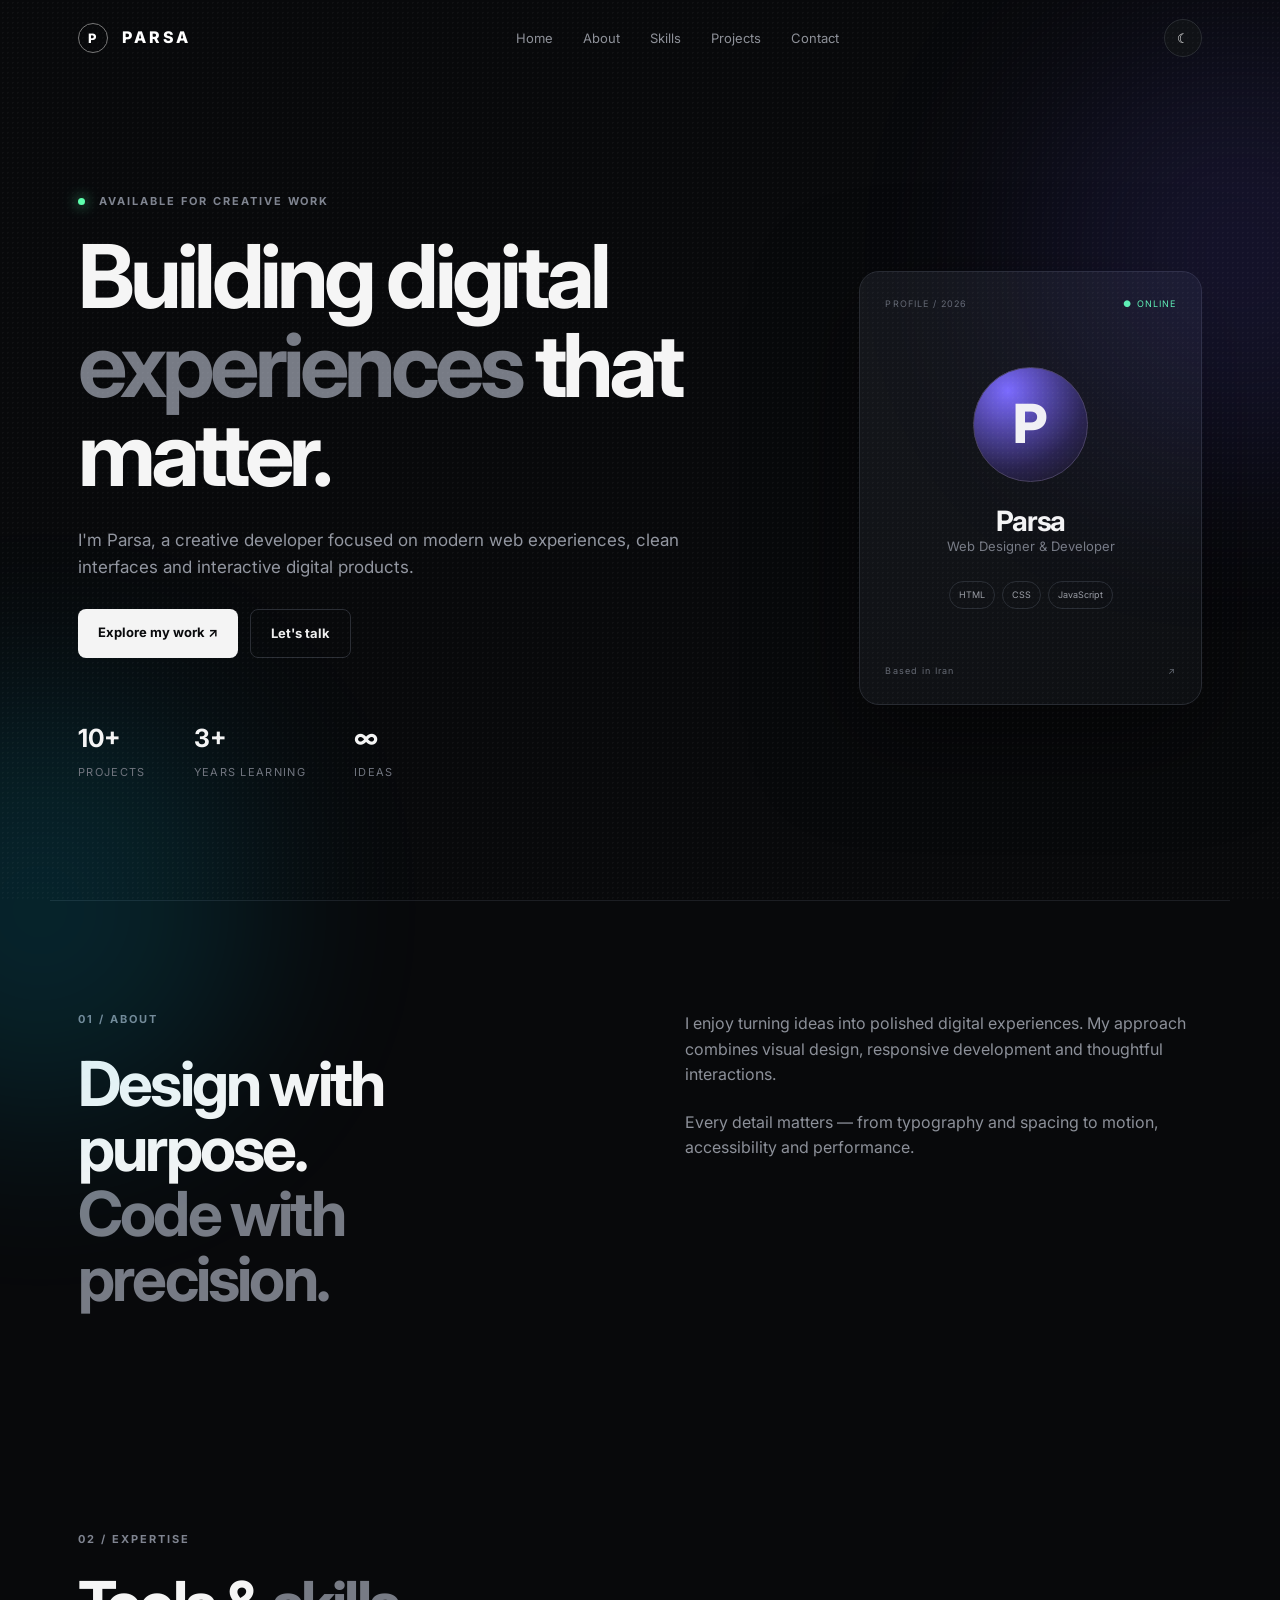
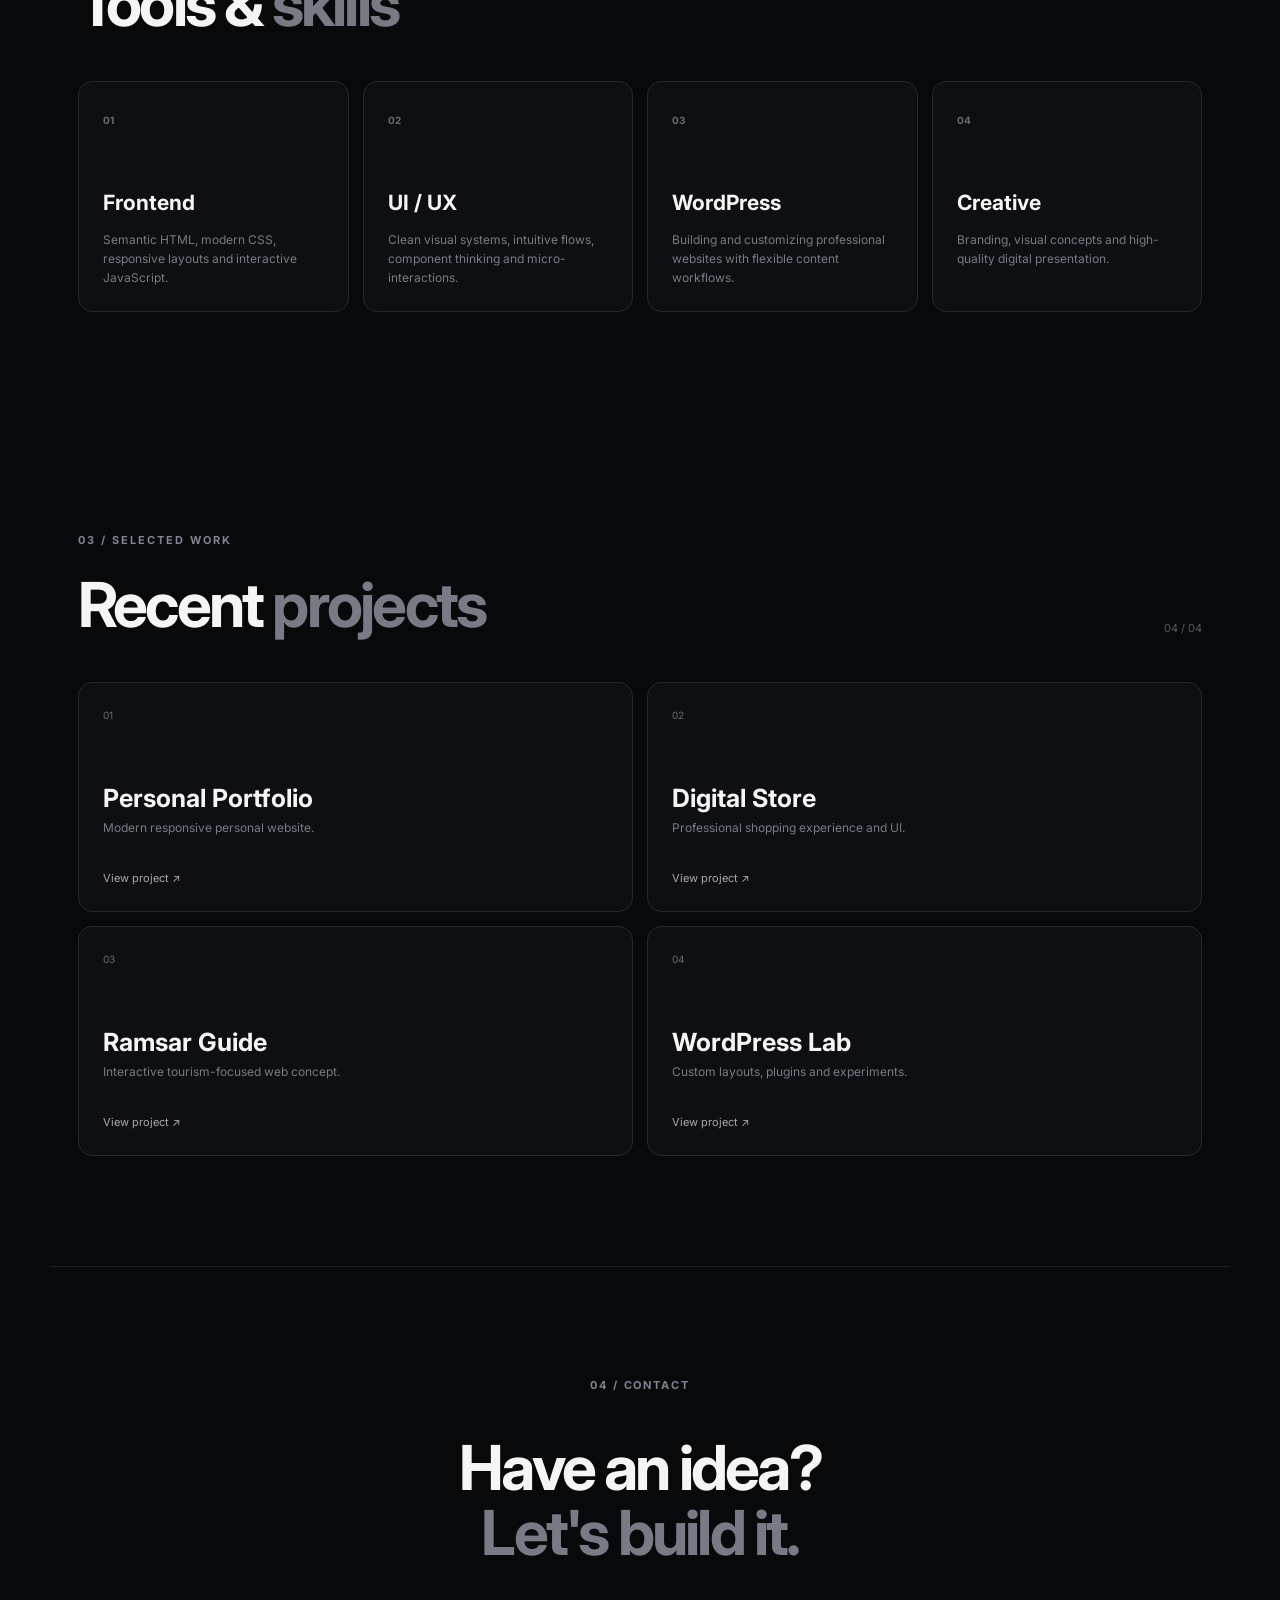
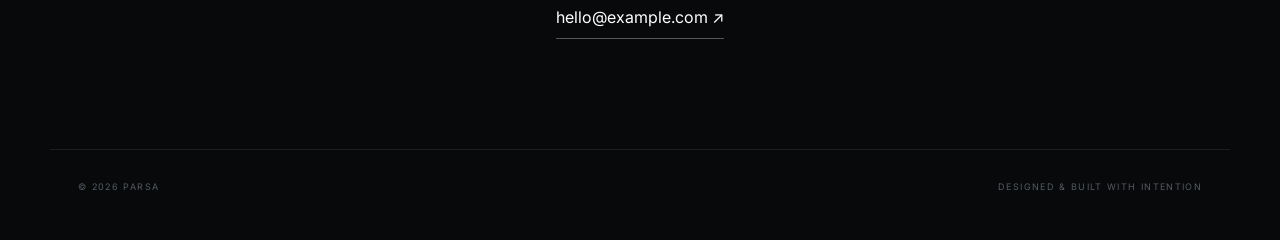
<file: index.html>
<!DOCTYPE html>
<html lang="en">
<head>
  <meta charset="UTF-8" />
  <meta name="viewport" content="width=device-width, initial-scale=1.0" />
  <meta name="description" content="Parsa — Personal Profile" />
  <title>Parsa | Personal Profile</title>
  <link rel="preconnect" href="https://fonts.googleapis.com">
  <link rel="preconnect" href="https://fonts.gstatic.com" crossorigin>
  <link href="https://fonts.googleapis.com/css2?family=Inter:wght@400;500;600;700;800&display=swap" rel="stylesheet">
  <link rel="stylesheet" href="style.css" />
</head>
<body>
  <div class="noise"></div>
  <div class="orb orb-a"></div><div class="orb orb-b"></div>

  <header class="nav">
    <a class="brand" href="#home"><span>P</span> PARSA</a>
    <nav>
      <a href="#home">Home</a><a href="#about">About</a><a href="#skills">Skills</a><a href="#projects">Projects</a><a href="#contact">Contact</a>
    </nav>
    <button class="theme-btn" id="themeBtn" aria-label="Toggle theme">☾</button>
  </header>

  <main id="home">
    <section class="hero section">
      <div class="hero-copy reveal">
        <p class="eyebrow"><i></i> AVAILABLE FOR CREATIVE WORK</p>
        <h1>Building digital<br><span>experiences</span> that matter.</h1>
        <p class="lead">I'm Parsa, a creative developer focused on modern web experiences, clean interfaces and interactive digital products.</p>
        <div class="actions"><a class="btn primary" href="#projects">Explore my work <b>↗</b></a><a class="btn ghost" href="#contact">Let's talk</a></div>
        <div class="stats"><div><strong>10+</strong><small>Projects</small></div><div><strong>3+</strong><small>Years learning</small></div><div><strong>∞</strong><small>Ideas</small></div></div>
      </div>
      <div class="profile-card reveal">
        <div class="card-top"><span>PROFILE / 2026</span><span class="status">● ONLINE</span></div>
        <div class="avatar">P</div>
        <h2>Parsa</h2><p>Web Designer & Developer</p>
        <div class="mini-tags"><span>HTML</span><span>CSS</span><span>JavaScript</span></div>
        <div class="card-footer"><span>Based in Iran</span><span>↗</span></div>
      </div>
    </section>

    <section id="about" class="section split reveal"><div><p class="eyebrow">01 / ABOUT</p><h2>Design with purpose.<br><span>Code with precision.</span></h2></div><div class="text"><p>I enjoy turning ideas into polished digital experiences. My approach combines visual design, responsive development and thoughtful interactions.</p><p>Every detail matters — from typography and spacing to motion, accessibility and performance.</p></div></section>

    <section id="skills" class="section reveal"><p class="eyebrow">02 / EXPERTISE</p><h2>Tools & <span>skills</span></h2><div class="skill-grid"><article><b>01</b><h3>Frontend</h3><p>Semantic HTML, modern CSS, responsive layouts and interactive JavaScript.</p></article><article><b>02</b><h3>UI / UX</h3><p>Clean visual systems, intuitive flows, component thinking and micro-interactions.</p></article><article><b>03</b><h3>WordPress</h3><p>Building and customizing professional websites with flexible content workflows.</p></article><article><b>04</b><h3>Creative</h3><p>Branding, visual concepts and high-quality digital presentation.</p></article></div></section>

    <section id="projects" class="section reveal"><div class="section-head"><div><p class="eyebrow">03 / SELECTED WORK</p><h2>Recent <span>projects</span></h2></div><span class="count">04 / 04</span></div><div class="projects"><article class="project"><span>01</span><h3>Personal Portfolio</h3><p>Modern responsive personal website.</p><a href="#contact">View project ↗</a></article><article class="project"><span>02</span><h3>Digital Store</h3><p>Professional shopping experience and UI.</p><a href="#contact">View project ↗</a></article><article class="project"><span>03</span><h3>Ramsar Guide</h3><p>Interactive tourism-focused web concept.</p><a href="#contact">View project ↗</a></article><article class="project"><span>04</span><h3>WordPress Lab</h3><p>Custom layouts, plugins and experiments.</p><a href="#contact">View project ↗</a></article></div></section>

    <section id="contact" class="contact section reveal"><p class="eyebrow">04 / CONTACT</p><h2>Have an idea?<br><span>Let's build it.</span></h2><a class="email" href="mailto:hello@example.com">hello@example.com ↗</a></section>
  </main>

  <footer><span>© 2026 PARSA</span><span>DESIGNED & BUILT WITH INTENTION</span></footer>
  <script src="script.js"></script>
</body>
</html>
</file>
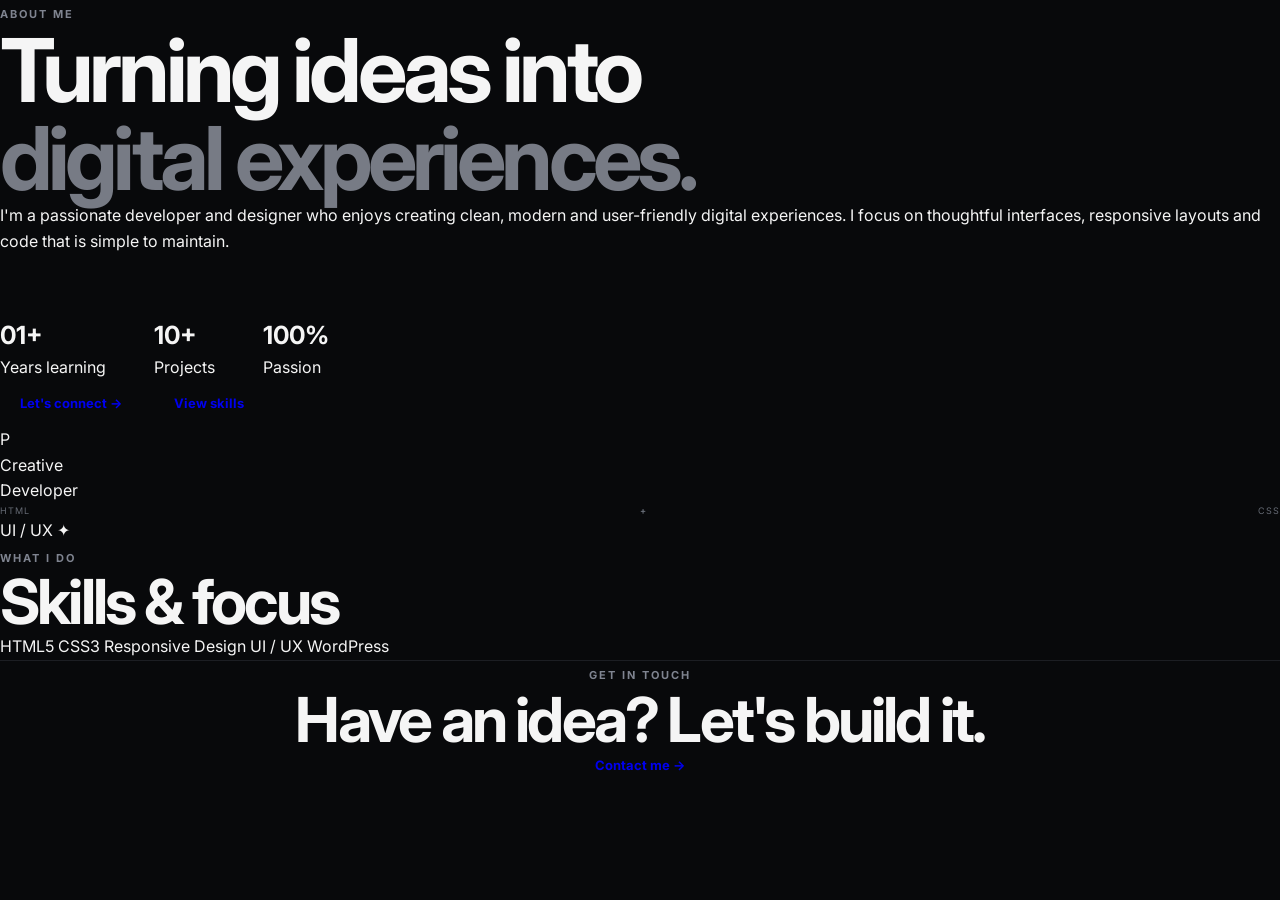
<file: about.html>
<!DOCTYPE html>
<html lang="en">
<head>
  <meta charset="UTF-8">
  <meta name="viewport" content="width=device-width, initial-scale=1.0">
  <meta name="description" content="A modern and responsive About page.">
  <title>About Me</title>
  <link rel="preconnect" href="https://fonts.googleapis.com">
  <link rel="preconnect" href="https://fonts.gstatic.com" crossorigin>
  <link href="https://fonts.googleapis.com/css2?family=Inter:wght@400;500;600;700;800&display=swap" rel="stylesheet">
  <link rel="stylesheet" href="style.css">
</head>
<body>
  <main class="page-shell">
    <section class="about-card" aria-labelledby="about-title">
      <div class="about-content">
        <span class="eyebrow">ABOUT ME</span>
        <h1 id="about-title">Turning ideas into <span>digital experiences.</span></h1>
        <p class="intro">
          I'm a passionate developer and designer who enjoys creating clean,
          modern and user-friendly digital experiences. I focus on thoughtful
          interfaces, responsive layouts and code that is simple to maintain.
        </p>

        <div class="stats" aria-label="Personal highlights">
          <div class="stat">
            <strong>01+</strong>
            <span>Years learning</span>
          </div>
          <div class="stat">
            <strong>10+</strong>
            <span>Projects</span>
          </div>
          <div class="stat">
            <strong>100%</strong>
            <span>Passion</span>
          </div>
        </div>

        <div class="actions">
          <a class="btn btn-primary" href="#contact">Let's connect <span>→</span></a>
          <a class="btn btn-secondary" href="#skills">View skills</a>
        </div>
      </div>

      <div class="visual" aria-hidden="true">
        <div class="orb orb-one"></div>
        <div class="orb orb-two"></div>
        <div class="profile-placeholder">
          <div class="profile-icon">P</div>
          <span>Creative<br>Developer</span>
        </div>
        <div class="floating-card card-top">HTML <b>+</b> CSS</div>
        <div class="floating-card card-bottom">UI / UX <b>✦</b></div>
      </div>
    </section>

    <section class="skills" id="skills" aria-labelledby="skills-title">
      <div>
        <span class="eyebrow">WHAT I DO</span>
        <h2 id="skills-title">Skills & focus</h2>
      </div>
      <div class="skill-list">
        <span>HTML5</span>
        <span>CSS3</span>
        <span>Responsive Design</span>
        <span>UI / UX</span>
        <span>WordPress</span>
      </div>
    </section>

    <section class="contact" id="contact" aria-labelledby="contact-title">
      <div>
        <span class="eyebrow">GET IN TOUCH</span>
        <h2 id="contact-title">Have an idea? Let's build it.</h2>
      </div>
      <a class="btn btn-primary" href="mailto:hello@example.com">Contact me →</a>
    </section>
  </main>
</body>
</html>
</file>
<file: style.css>
*{box-sizing:border-box;margin:0;padding:0}html{scroll-behavior:smooth}body{font-family:Inter,system-ui,sans-serif;background:#08090b;color:#f5f5f5;line-height:1.6;overflow-x:hidden}.noise{position:fixed;inset:0;opacity:.035;pointer-events:none;z-index:20;background-image:radial-gradient(#fff 1px,transparent 1px);background-size:5px 5px}.orb{position:fixed;width:420px;height:420px;border-radius:50%;filter:blur(100px);opacity:.14;pointer-events:none}.orb-a{background:#6d5dfc;top:5%;right:-170px}.orb-b{background:#00d4ff;bottom:-220px;left:-170px}.nav{height:76px;display:flex;align-items:center;justify-content:space-between;max-width:1180px;margin:auto;padding:0 28px;position:relative;z-index:10}.brand{color:#fff;text-decoration:none;font-weight:800;letter-spacing:.18em}.brand span{display:inline-grid;place-items:center;width:30px;height:30px;border:1px solid #777;border-radius:50%;margin-right:8px;font-size:13px}nav{display:flex;gap:30px}nav a{color:#8d9098;text-decoration:none;font-size:13px;transition:.25s}nav a:hover{color:#fff}.theme-btn{border:1px solid #292c32;background:#101216;color:#fff;width:38px;height:38px;border-radius:50%;cursor:pointer}.section{max-width:1180px;margin:auto;padding:110px 28px}.hero{min-height:calc(100vh - 76px);display:grid;grid-template-columns:1.35fr .65fr;gap:70px;align-items:center}.hero-copy{animation:fadeUp .8s ease both}.eyebrow{font-size:11px;letter-spacing:.18em;color:#7f8490;font-weight:700;margin-bottom:22px}.eyebrow i{display:inline-block;width:7px;height:7px;background:#5dffad;border-radius:50%;margin-right:9px;box-shadow:0 0 14px #5dffad}h1{font-size:clamp(46px,7vw,88px);line-height:1.01;letter-spacing:-.055em;max-width:800px}h1 span,h2 span{color:#777b85}.lead{color:#9296a0;max-width:620px;margin:28px 0;font-size:17px}.actions{display:flex;gap:12px}.btn{padding:13px 20px;border-radius:8px;text-decoration:none;font-size:13px;font-weight:700;transition:.25s}.btn:hover{transform:translateY(-3px)}.primary{background:#f4f4f4;color:#090a0c}.ghost{border:1px solid #2b2e35;color:#eee}.stats{display:flex;gap:48px;margin-top:60px}.stats strong{display:block;font-size:25px}.stats small{color:#70747e;font-size:11px;text-transform:uppercase;letter-spacing:.12em}.profile-card{background:linear-gradient(145deg,#15171c,#0d0f12);border:1px solid #282b32;border-radius:20px;padding:25px;box-shadow:0 30px 100px #0008;transform:rotate(2deg);transition:.4s;animation:float 5s ease-in-out infinite}.profile-card:hover{transform:rotate(0) translateY(-8px)}.card-top,.card-footer{display:flex;justify-content:space-between;color:#656a74;font-size:9px;letter-spacing:.12em}.status{color:#5dffad}.avatar{width:115px;height:115px;border-radius:50%;display:grid;place-items:center;font-size:54px;font-weight:800;margin:55px auto 25px;background:radial-gradient(circle at 30% 20%,#7c6cff,#29234d 65%,#111);border:1px solid #48415f}.profile-card h2{text-align:center;font-size:28px}.profile-card>p{text-align:center;color:#777b85;font-size:13px}.mini-tags{display:flex;gap:7px;flex-wrap:wrap;justify-content:center;margin:24px 0 45px}.mini-tags span{border:1px solid #292d34;padding:6px 9px;border-radius:20px;color:#9a9da5;font-size:9px}.card-footer{padding-top:10px}.split{display:grid;grid-template-columns:1fr 1fr;gap:90px;border-top:1px solid #1c1e23}.split h2,h2{font-size:clamp(38px,5vw,62px);line-height:1.05;letter-spacing:-.045em}.text{color:#8c9099;max-width:540px}.text p+p{margin-top:22px}.skill-grid{display:grid;grid-template-columns:repeat(4,1fr);gap:14px;margin-top:45px}.skill-grid article,.project{border:1px solid #25282e;background:#0d0f12;border-radius:14px;padding:24px;transition:.3s}.skill-grid article:hover,.project:hover{transform:translateY(-7px);border-color:#444851;box-shadow:0 20px 50px #0005}.skill-grid b,.project>span{color:#666b75;font-size:10px}.skill-grid h3{font-size:21px;margin:55px 0 10px}.skill-grid p,.project p{color:#777b85;font-size:12px}.section-head{display:flex;justify-content:space-between;align-items:end}.count{color:#555a64;font-size:11px}.projects{display:grid;grid-template-columns:repeat(2,1fr);gap:14px;margin-top:45px}.project{min-height:230px;display:flex;flex-direction:column}.project h3{font-size:25px;margin-top:55px}.project a{margin-top:auto;color:#aaa;text-decoration:none;font-size:11px}.contact{text-align:center;border-top:1px solid #1c1e23}.contact .eyebrow{margin-bottom:40px}.email{display:inline-block;margin-top:40px;color:#fff;text-decoration:none;border-bottom:1px solid #555;padding-bottom:8px}footer{max-width:1180px;margin:auto;padding:30px 28px 45px;border-top:1px solid #1c1e23;display:flex;justify-content:space-between;color:#555a64;font-size:9px;letter-spacing:.15em}.reveal{opacity:0;transform:translateY(24px);transition:opacity .8s ease,transform .8s ease}.reveal.visible{opacity:1;transform:none}@keyframes fadeUp{from{opacity:0;transform:translateY(20px)}to{opacity:1;transform:none}}@keyframes float{0%,100%{transform:rotate(2deg) translateY(0)}50%{transform:rotate(2deg) translateY(-10px)}}@media(max-width:800px){nav{display:none}.hero,.split{grid-template-columns:1fr}.hero{padding-top:70px}.profile-card{max-width:430px;margin:auto}.skill-grid{grid-template-columns:1fr 1fr}.projects{grid-template-columns:1fr}.section{padding:80px 22px}.stats{gap:25px}}@media(max-width:480px){.skill-grid{grid-template-columns:1fr}.actions{flex-direction:column}.btn{text-align:center}.stats{justify-content:space-between}}body.light{background:#f4f4f2;color:#101114}body.light .nav a,body.light nav a,body.light .lead,body.light .text,body.light .skill-grid p,body.light .project p{color:#62656c}body.light .profile-card,body.light .skill-grid article,body.light .project{background:#fff;border-color:#ddd}body.light .theme-btn{background:#fff;color:#111;border-color:#ddd}body.light .primary{background:#111;color:#fff}body.light footer,body.light .split,body.light .contact{border-color:#ddd}
</file>
